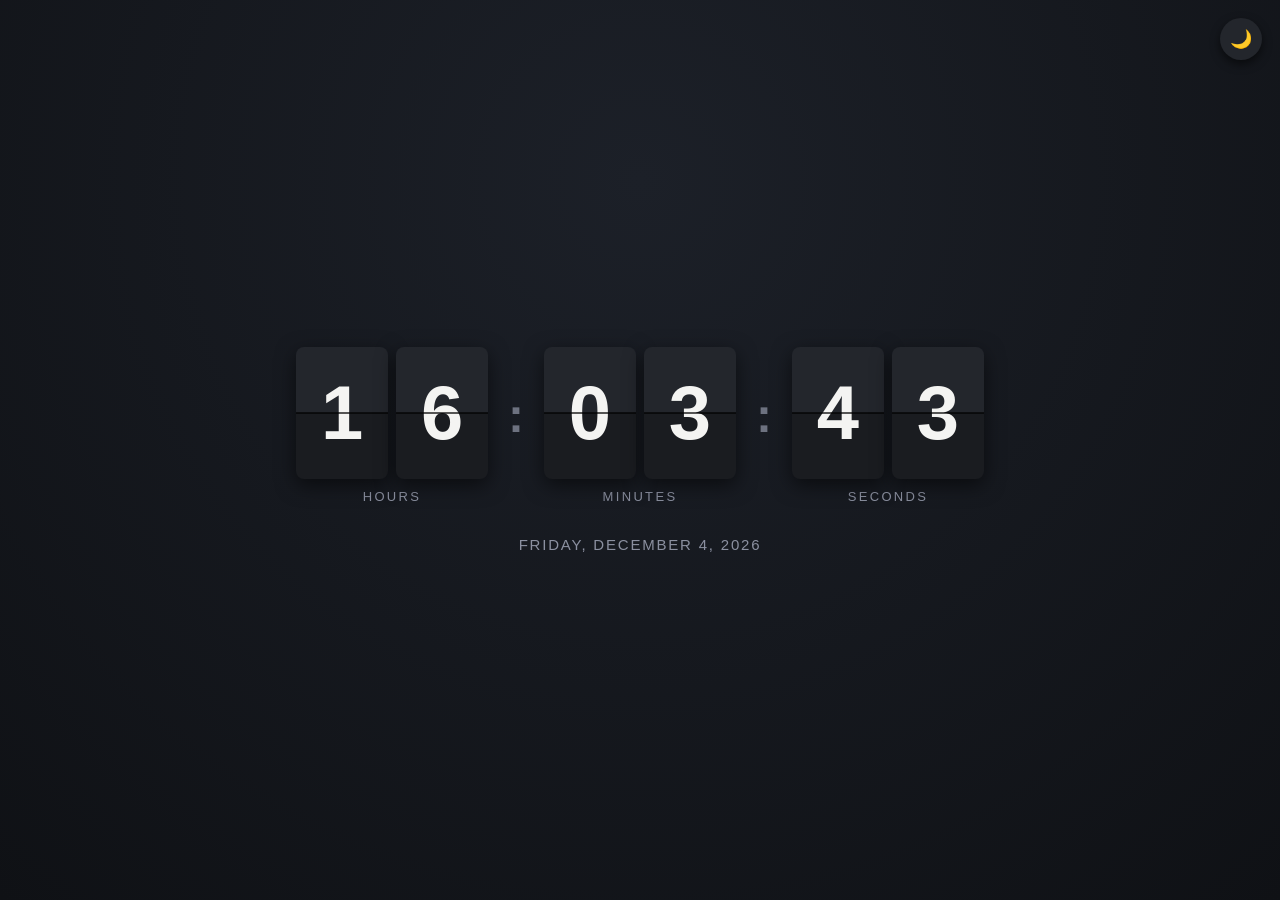
<file: flip-clock/index.html>
<!DOCTYPE html>
<html lang="en">
<head>
<meta charset="UTF-8">
<meta name="viewport" content="width=device-width, initial-scale=1.0">
<title>Flip Clock</title>
<link rel="stylesheet" href="style.css">
</head>
<body>
  <button class="theme-toggle" id="themeToggle" aria-label="Toggle theme">🌙</button>

  <main class="clock" id="clock">
    <div class="unit" id="unit-hours">
      <div class="label">Hours</div>
    </div>
    <div class="colon">:</div>
    <div class="unit" id="unit-minutes">
      <div class="label">Minutes</div>
    </div>
    <div class="colon">:</div>
    <div class="unit" id="unit-seconds">
      <div class="label">Seconds</div>
    </div>
  </main>

  <div class="date" id="date"></div>

  <script src="script.js"></script>
</body>
</html>
</file>
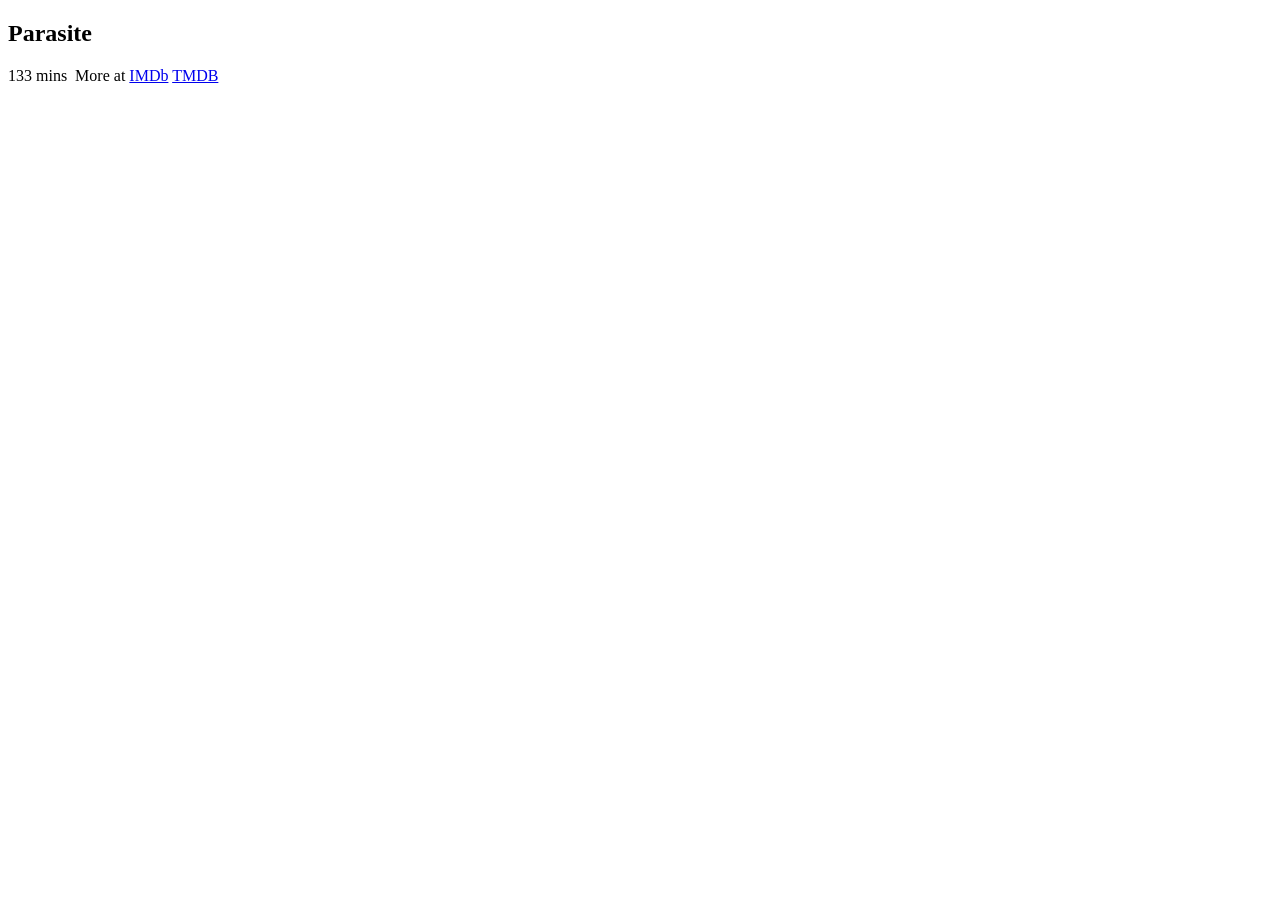
<file: letterboxd-radarr-sync/tests/fixtures/film_page.html>
<!DOCTYPE html>
<html><head><title>Parasite (2019)</title></head>
<body>
  <section id="featured-film-header"><h1 class="filmtitle">Parasite</h1></section>
  <p class="text-link text-footer">
    133&nbsp;mins &nbsp;More at
    <a href="http://www.imdb.com/title/tt6751668/maindetails" class="micro-button track-event">IMDb</a>
    <a href="https://www.themoviedb.org/movie/496243/" class="micro-button track-event">TMDB</a>
  </p>
</body></html>
</file>
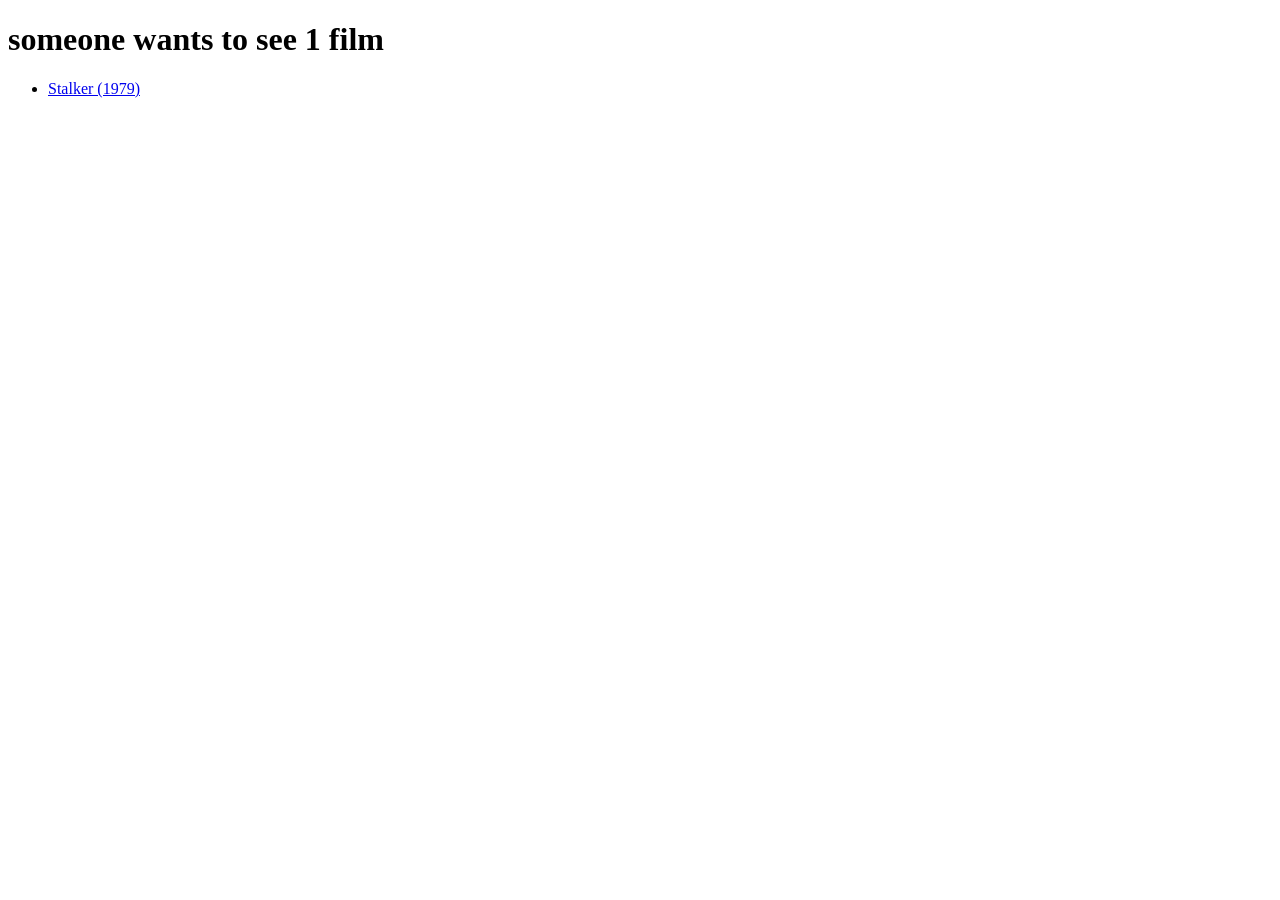
<file: letterboxd-radarr-sync/tests/fixtures/watchlist_legacy.html>
<!DOCTYPE html>
<html><body>
  <h1 class="section-heading">someone wants to see 1 film</h1>
  <ul class="poster-list -p125 -grid">
    <li class="poster-container">
      <div class="film-poster" data-film-slug="stalker" data-film-name="Stalker">
        <a class="frame" href="/film/stalker/"><span class="frame-title">Stalker (1979)</span></a>
      </div>
    </li>
  </ul>
</body></html>
</file>
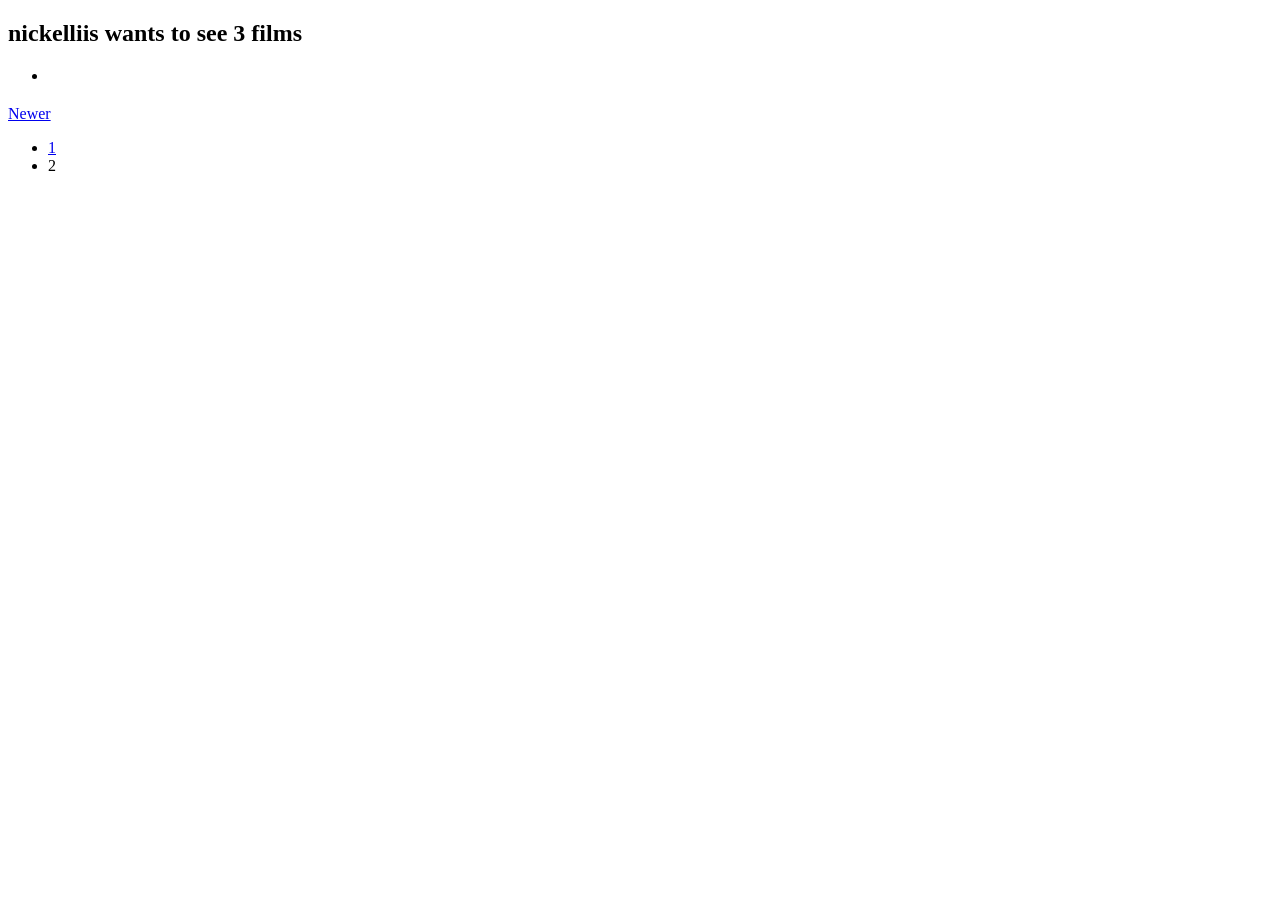
<file: letterboxd-radarr-sync/tests/fixtures/watchlist_page2.html>
<!DOCTYPE html>
<html><head><title>nickelliis&rsquo;s Watchlist</title></head>
<body>
<section class="watchlist-content">
  <h1 class="section-heading">nickelliis wants to see 3 films</h1>
  <ul class="grid -p125 -constrained">
    <li class="griditem">
      <div class="react-component poster film-poster"
           data-item-slug="perfect-days-2023"
           data-item-name="Perfect Days"
           data-item-full-display-name="Perfect Days (2023)"
           data-target-link="/film/perfect-days-2023/">
      </div>
    </li>
  </ul>
  <div class="pagination">
    <div class="paginate-nextprev"><a class="previous" href="/nickelliis/watchlist/">Newer</a></div>
    <div class="paginate-pages">
      <ul>
        <li class="paginate-page"><a href="/nickelliis/watchlist/">1</a></li>
        <li class="paginate-page paginate-current"><span>2</span></li>
      </ul>
    </div>
  </div>
</section>
</body></html>
</file>
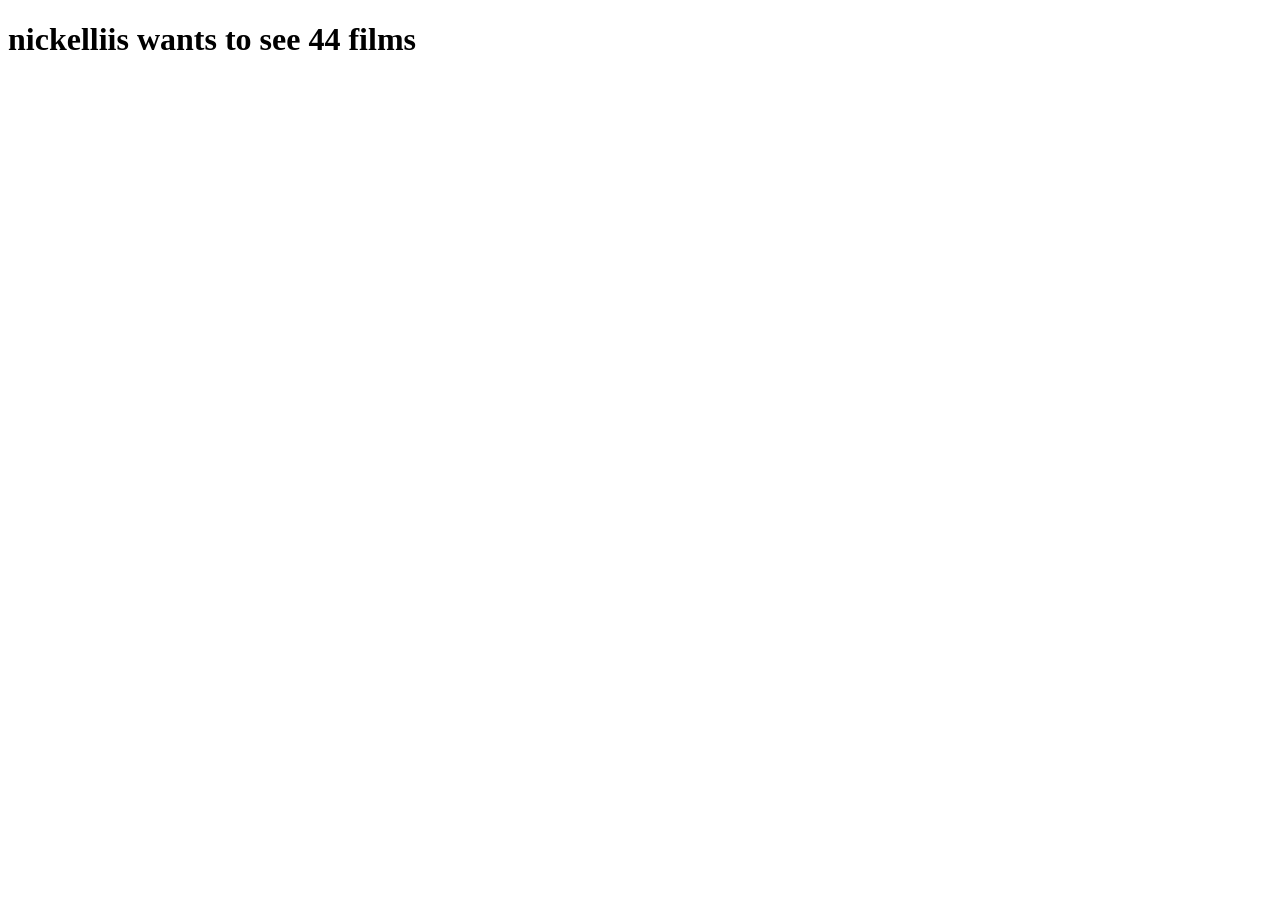
<file: letterboxd-radarr-sync/tests/fixtures/watchlist_unknown_markup.html>
<!DOCTYPE html>
<html><body>
  <h1 class="section-heading">nickelliis wants to see 44 films</h1>
  <div class="brand-new-grid">
    <article data-thing="parasite-2019"></article>
  </div>
</body></html>
</file>
<file: flip-clock/style.css>
:root {
  --bg-top: #2b2f36;
  --bg-bottom: #1b1e23;
  --card-bg-top: #23262c;
  --card-bg-bottom: #1a1c20;
  --text-color: #f4f4f2;
  --shadow: rgba(0, 0, 0, 0.55);
  --hinge: rgba(0, 0, 0, 0.65);
  --page-bg-1: #0f1115;
  --page-bg-2: #1c2028;
  --label-color: #8b90a0;
  --colon-color: #6d7280;
  --accent: #ff5f5f;
}

:root[data-theme="light"] {
  --bg-top: #ffffff;
  --bg-bottom: #eceff3;
  --card-bg-top: #ffffff;
  --card-bg-bottom: #e7eaef;
  --text-color: #21242b;
  --shadow: rgba(30, 34, 44, 0.25);
  --hinge: rgba(30, 34, 44, 0.35);
  --page-bg-1: #dfe4ea;
  --page-bg-2: #c7cdd6;
  --label-color: #6b7280;
  --colon-color: #9aa1ad;
  --accent: #e0453f;
}

* {
  box-sizing: border-box;
}

html, body {
  margin: 0;
  height: 100%;
}

body {
  min-height: 100vh;
  display: flex;
  flex-direction: column;
  align-items: center;
  justify-content: center;
  gap: clamp(16px, 4vw, 32px);
  background: radial-gradient(circle at 50% 20%, var(--page-bg-2), var(--page-bg-1));
  font-family: "Segoe UI", "Helvetica Neue", Arial, sans-serif;
  color: var(--text-color);
  overflow: hidden;
  transition: background 0.4s ease, color 0.4s ease;
}

.theme-toggle {
  position: fixed;
  top: 18px;
  right: 18px;
  width: 42px;
  height: 42px;
  border-radius: 50%;
  border: none;
  background: var(--card-bg-top);
  color: var(--text-color);
  font-size: 18px;
  cursor: pointer;
  box-shadow: 0 4px 10px var(--shadow);
  display: flex;
  align-items: center;
  justify-content: center;
  transition: transform 0.2s ease, background 0.4s ease;
}

.theme-toggle:hover {
  transform: scale(1.08);
}

.clock {
  display: flex;
  align-items: center;
  justify-content: center;
  gap: clamp(6px, 2vw, 18px);
}

.unit {
  display: flex;
  flex-direction: column;
  align-items: center;
  gap: 10px;
}

.card-group {
  display: flex;
  gap: clamp(4px, 1vw, 8px);
}

.label {
  font-size: clamp(10px, 1.4vw, 13px);
  letter-spacing: 0.18em;
  text-transform: uppercase;
  color: var(--label-color);
}

.colon {
  font-size: clamp(28px, 6vw, 48px);
  font-weight: 700;
  color: var(--colon-color);
  margin: 0 2px;
  transform: translateY(-10px);
  animation: blink 1s steps(1) infinite;
}

@keyframes blink {
  0%, 50% { opacity: 1; }
  51%, 100% { opacity: 0.25; }
}

.date {
  font-size: clamp(12px, 1.6vw, 15px);
  letter-spacing: 0.12em;
  text-transform: uppercase;
  color: var(--label-color);
}

/* ---- Flip digit card ---- */

.flip-digit {
  position: relative;
  width: clamp(52px, 11vw, 92px);
  height: clamp(76px, 16vw, 132px);
  perspective: 400px;
  border-radius: 8px;
  background: transparent;
  filter: drop-shadow(0 6px 10px var(--shadow));
}

.flip-digit__half {
  position: relative;
  width: 100%;
  height: 50%;
  overflow: hidden;
  background: var(--card-bg-top);
  border-radius: 8px 8px 0 0;
}

.flip-digit__half.bottom {
  background: var(--card-bg-bottom);
  border-radius: 0 0 8px 8px;
}

.flip-digit__half .digit-text {
  position: absolute;
  left: 0;
  width: 100%;
  height: 200%;
  display: flex;
  align-items: center;
  justify-content: center;
  font-size: clamp(38px, 9.5vw, 76px);
  font-weight: 700;
  line-height: 1;
  color: var(--text-color);
  user-select: none;
}

.flip-digit__half.top .digit-text {
  top: 0;
}

.flip-digit__half.bottom .digit-text {
  top: -100%;
}

/* center hinge line */
.flip-digit::after {
  content: "";
  position: absolute;
  left: 0;
  right: 0;
  top: calc(50% - 1px);
  height: 2px;
  background: var(--hinge);
  z-index: 5;
}

.flip-leaf {
  position: absolute;
  left: 0;
  width: 100%;
  height: 50%;
  overflow: hidden;
  backface-visibility: hidden;
  z-index: 6;
}

.flip-leaf .digit-text {
  position: absolute;
  left: 0;
  width: 100%;
  height: 200%;
  display: flex;
  align-items: center;
  justify-content: center;
  font-size: clamp(38px, 9.5vw, 76px);
  font-weight: 700;
  line-height: 1;
  color: var(--text-color);
}

.flip-leaf.leaf-top {
  top: 0;
  background: var(--card-bg-top);
  border-radius: 8px 8px 0 0;
  transform-origin: bottom;
  animation: flipTop 0.32s cubic-bezier(0.4, 0, 0.2, 1) forwards;
}

.flip-leaf.leaf-top .digit-text {
  top: 0;
}

.flip-leaf.leaf-bottom {
  top: 50%;
  background: var(--card-bg-bottom);
  border-radius: 0 0 8px 8px;
  transform-origin: top;
  transform: rotateX(90deg);
  animation: flipBottom 0.32s cubic-bezier(0.4, 0, 0.2, 1) forwards;
  animation-delay: 0.32s;
}

.flip-leaf.leaf-bottom .digit-text {
  top: -100%;
}

.flip-leaf::before {
  content: "";
  position: absolute;
  inset: 0;
  background: linear-gradient(to bottom, rgba(0, 0, 0, 0), rgba(0, 0, 0, 0.35));
  pointer-events: none;
}

.flip-leaf.leaf-bottom::before {
  background: linear-gradient(to top, rgba(0, 0, 0, 0), rgba(0, 0, 0, 0.35));
}

@keyframes flipTop {
  0% { transform: rotateX(0deg); }
  100% { transform: rotateX(-90deg); }
}

@keyframes flipBottom {
  0% { transform: rotateX(90deg); }
  100% { transform: rotateX(0deg); }
}

@media (max-width: 480px) {
  .clock {
    gap: 4px;
  }
  .colon {
    margin: 0;
  }
}
</file>
